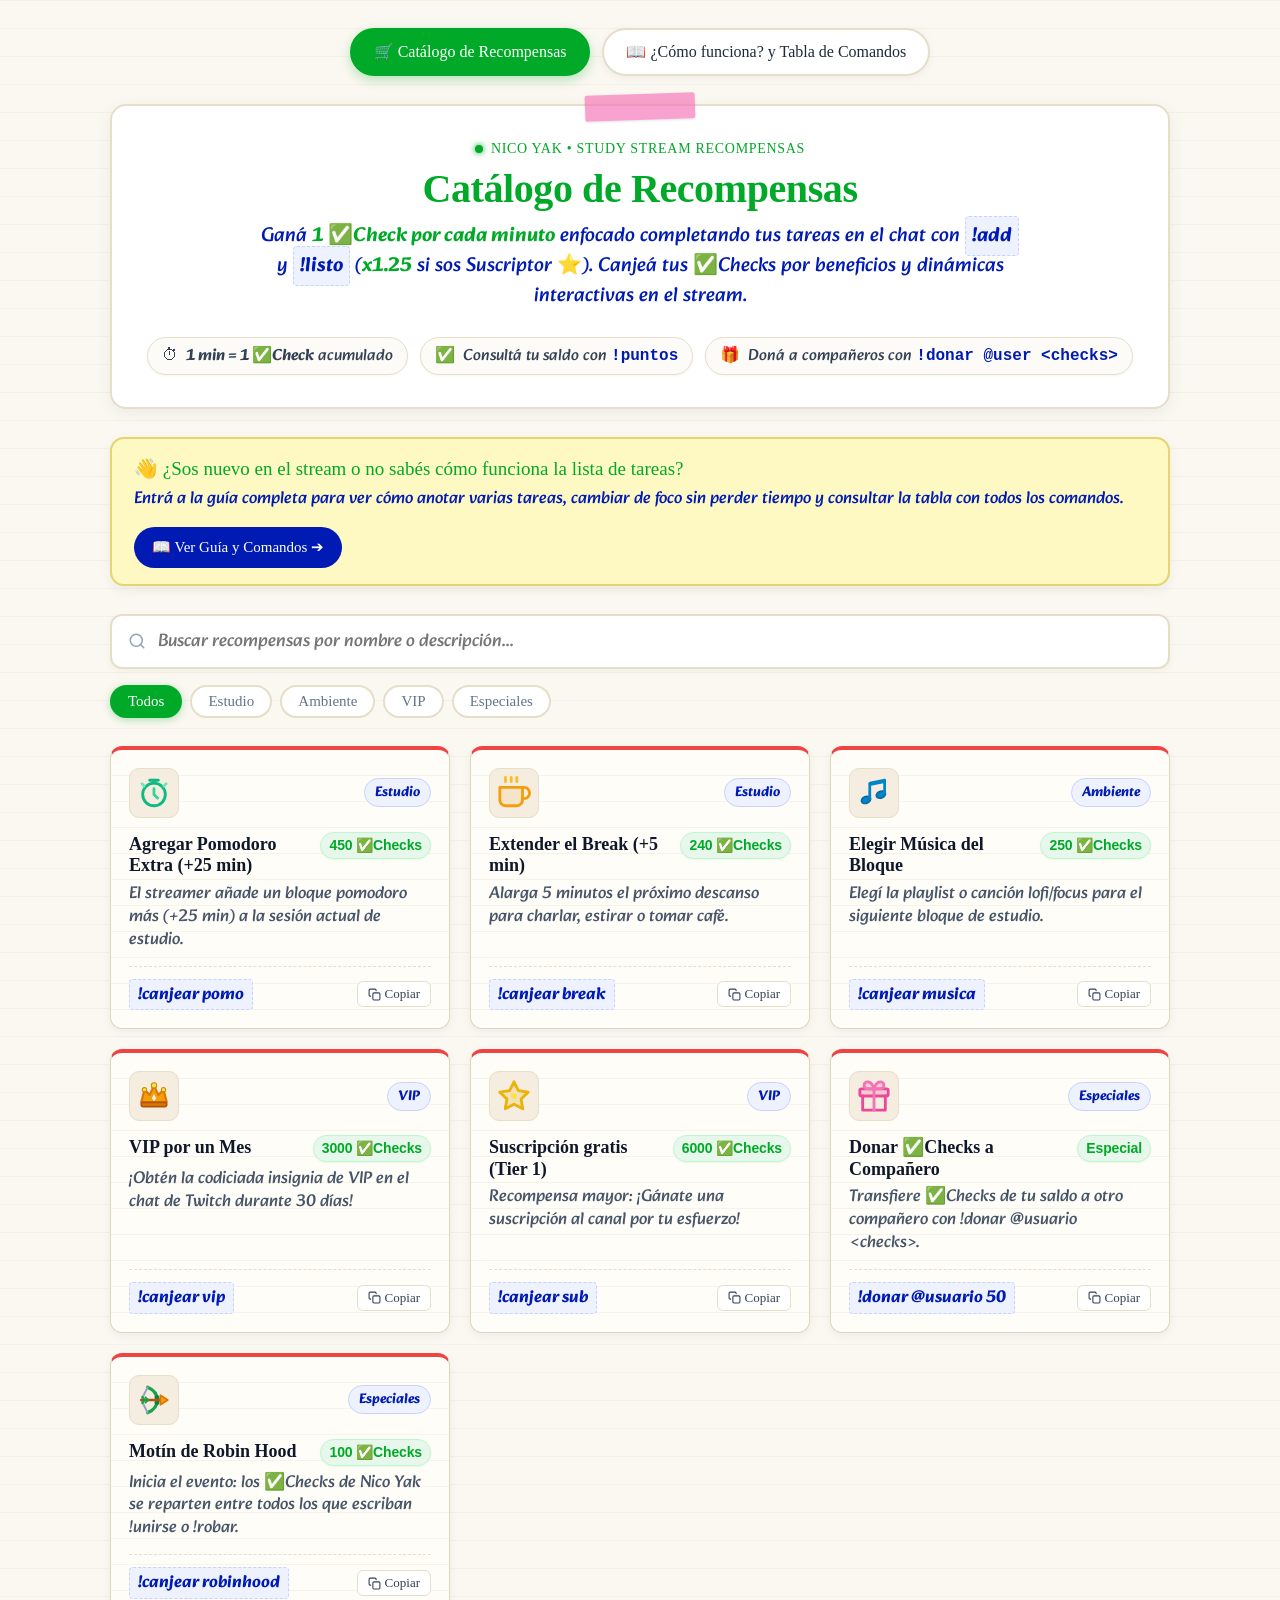
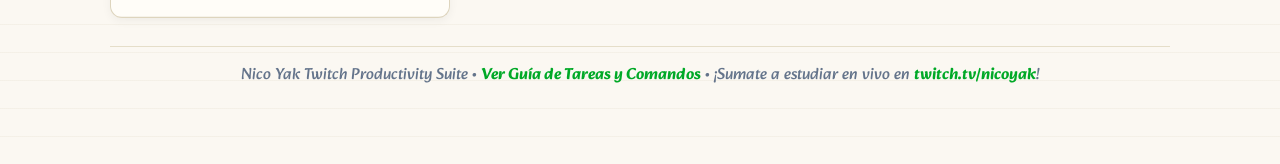
<file: index.html>
<!DOCTYPE html>
<html lang="es">
<head>
	<meta charset="UTF-8" />
	<meta http-equiv="X-UA-Compatible" content="IE=edge" />
	<meta name="viewport" content="width=device-width, initial-scale=1.0" />
	<title>Catálogo de Recompensas • Nico Yak Study Stream</title>

	<!-- Fonts -->
	<link rel="preconnect" href="https://fonts.googleapis.com" />
	<link rel="preconnect" href="https://fonts.gstatic.com" crossorigin />
	<link href="https://fonts.googleapis.com/css2?family=Alkatra:wght@400;600;700&family=Permanent+Marker&display=swap" rel="stylesheet" />

	<!-- Configs -->
	<script src="./configs.js"></script>

	<!-- Stylesheet -->
	<link rel="stylesheet" type="text/css" href="./styles/tienda.css" />
</head>
<body>
	<!-- Main Layout Container -->
	<div class="page-container">
		<!-- Top Navigation Hyperlinks -->
		<nav class="top-nav-tabs" aria-label="Navegación principal">
			<a href="./tienda.html" class="nav-tab-link active">🛒 Catálogo de Recompensas</a>
			<a href="./comandos.html" class="nav-tab-link">📖 ¿Cómo funciona? y Tabla de Comandos</a>
		</nav>

		<!-- Header / Hero Section -->
		<header class="catalog-header">
			<div class="tape-strip"></div>
			<div class="brand-pill">
				<span class="live-indicator"></span>
				<span>NICO YAK • STUDY STREAM RECOMPENSAS</span>
			</div>
			<h1 class="catalog-title">Catálogo de Recompensas</h1>
			<p class="catalog-subtitle">
				Ganá <strong>1 ✅Check por cada minuto</strong> enfocado completando tus tareas en el chat con <code>!add</code> y <code>!listo</code> (<strong>x1.25</strong> si sos Suscriptor ⭐). Canjeá tus ✅Checks por beneficios y dinámicas interactivas en el stream.
			</p>

			<!-- Quick Rules Row -->
			<div class="rules-row">
				<div class="rule-badge">
					<span class="rule-icon">⏱</span>
					<span><strong>1 min = 1 ✅Check</strong> acumulado</span>
				</div>
				<div class="rule-badge">
					<span class="rule-icon">✅</span>
					<span>Consultá tu saldo con <code>!puntos</code></span>
				</div>
				<div class="rule-badge">
					<span class="rule-icon">🎁</span>
					<span>Doná a compañeros con <code>!donar @user &lt;checks&gt;</code></span>
				</div>
			</div>
		</header>

		<!-- Newcomer Banner linking to the in-depth Guide & Commands page -->
		<aside class="guide-banner-cta">
			<div class="guide-banner-text">
				<span class="guide-banner-title">👋 ¿Sos nuevo en el stream o no sabés cómo funciona la lista de tareas?</span>
				<span class="guide-banner-desc">Entrá a la guía completa para ver cómo anotar varias tareas, cambiar de foco sin perder tiempo y consultar la tabla con todos los comandos.</span>
			</div>
			<a href="./comandos.html" class="guide-banner-btn">📖 Ver Guía y Comandos ➔</a>
		</aside>

		<!-- Filter & Search Controls -->
		<section class="controls-section">
			<div class="search-box">
				<svg class="search-icon" xmlns="http://www.w3.org/2000/svg" viewBox="0 0 24 24" width="18" height="18" fill="none" stroke="currentColor" stroke-width="2" stroke-linecap="round" stroke-linejoin="round">
					<circle cx="11" cy="11" r="8"></circle>
					<line x1="21" y1="21" x2="16.65" y2="16.65"></line>
				</svg>
				<input type="text" id="search-input" placeholder="Buscar recompensas por nombre o descripción..." aria-label="Buscar recompensas" />
			</div>

			<div class="category-filters" id="category-filters">
				<button class="filter-btn active" data-category="all">Todos</button>
				<button class="filter-btn" data-category="Estudio">Estudio</button>
				<button class="filter-btn" data-category="Ambiente">Ambiente</button>
				<button class="filter-btn" data-category="VIP">VIP</button>
				<button class="filter-btn" data-category="Especiales">Especiales</button>
			</div>
		</section>

		<!-- Rewards Cards Grid -->
		<main class="rewards-grid" id="rewards-grid">
			<!-- Rendered dynamically by scripts/tienda.js -->
		</main>

		<!-- Empty State Container -->
		<div id="empty-state" class="empty-state" style="display: none;">
			<div class="empty-icon">🔍</div>
			<p class="empty-title">No se encontraron recompensas</p>
			<p class="empty-desc">Probá con otro término de búsqueda o seleccioná otra categoría.</p>
		</div>

		<!-- Footer -->
		<footer class="catalog-footer">
			<p>Nico Yak Twitch Productivity Suite • <a href="./comandos.html">Ver Guía de Tareas y Comandos</a> • ¡Sumate a estudiar en vivo en <a href="https://twitch.tv/nicoyak" target="_blank" rel="noopener noreferrer">twitch.tv/nicoyak</a>!</p>
		</footer>
	</div>

	<!-- Toast Notification Container -->
	<div id="toast" class="toast" role="alert" aria-live="assertive">
		<span class="toast-icon">✔</span>
		<span id="toast-text" class="toast-text">Comando copiado al portapapeles</span>
	</div>

	<!-- Logic Script -->
	<script src="./scripts/tienda.js" defer></script>
</body>
</html>
</file>
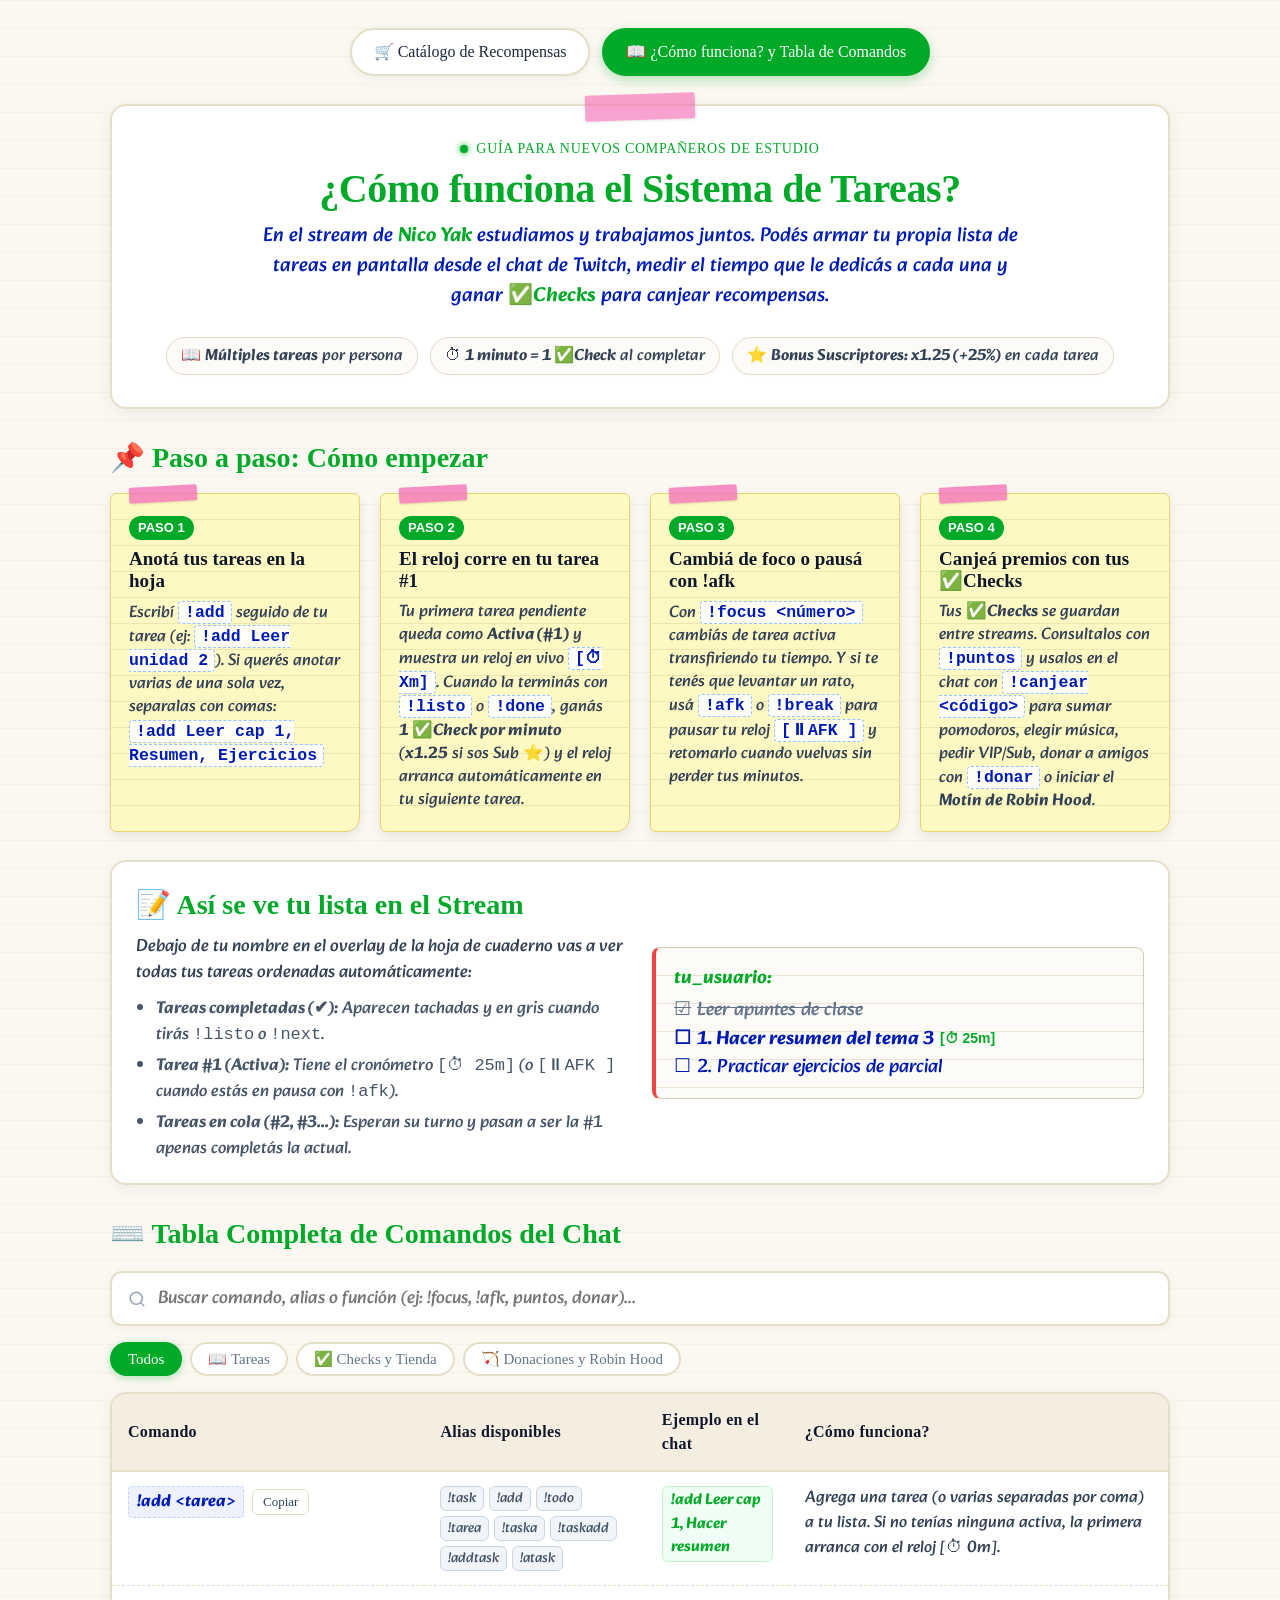
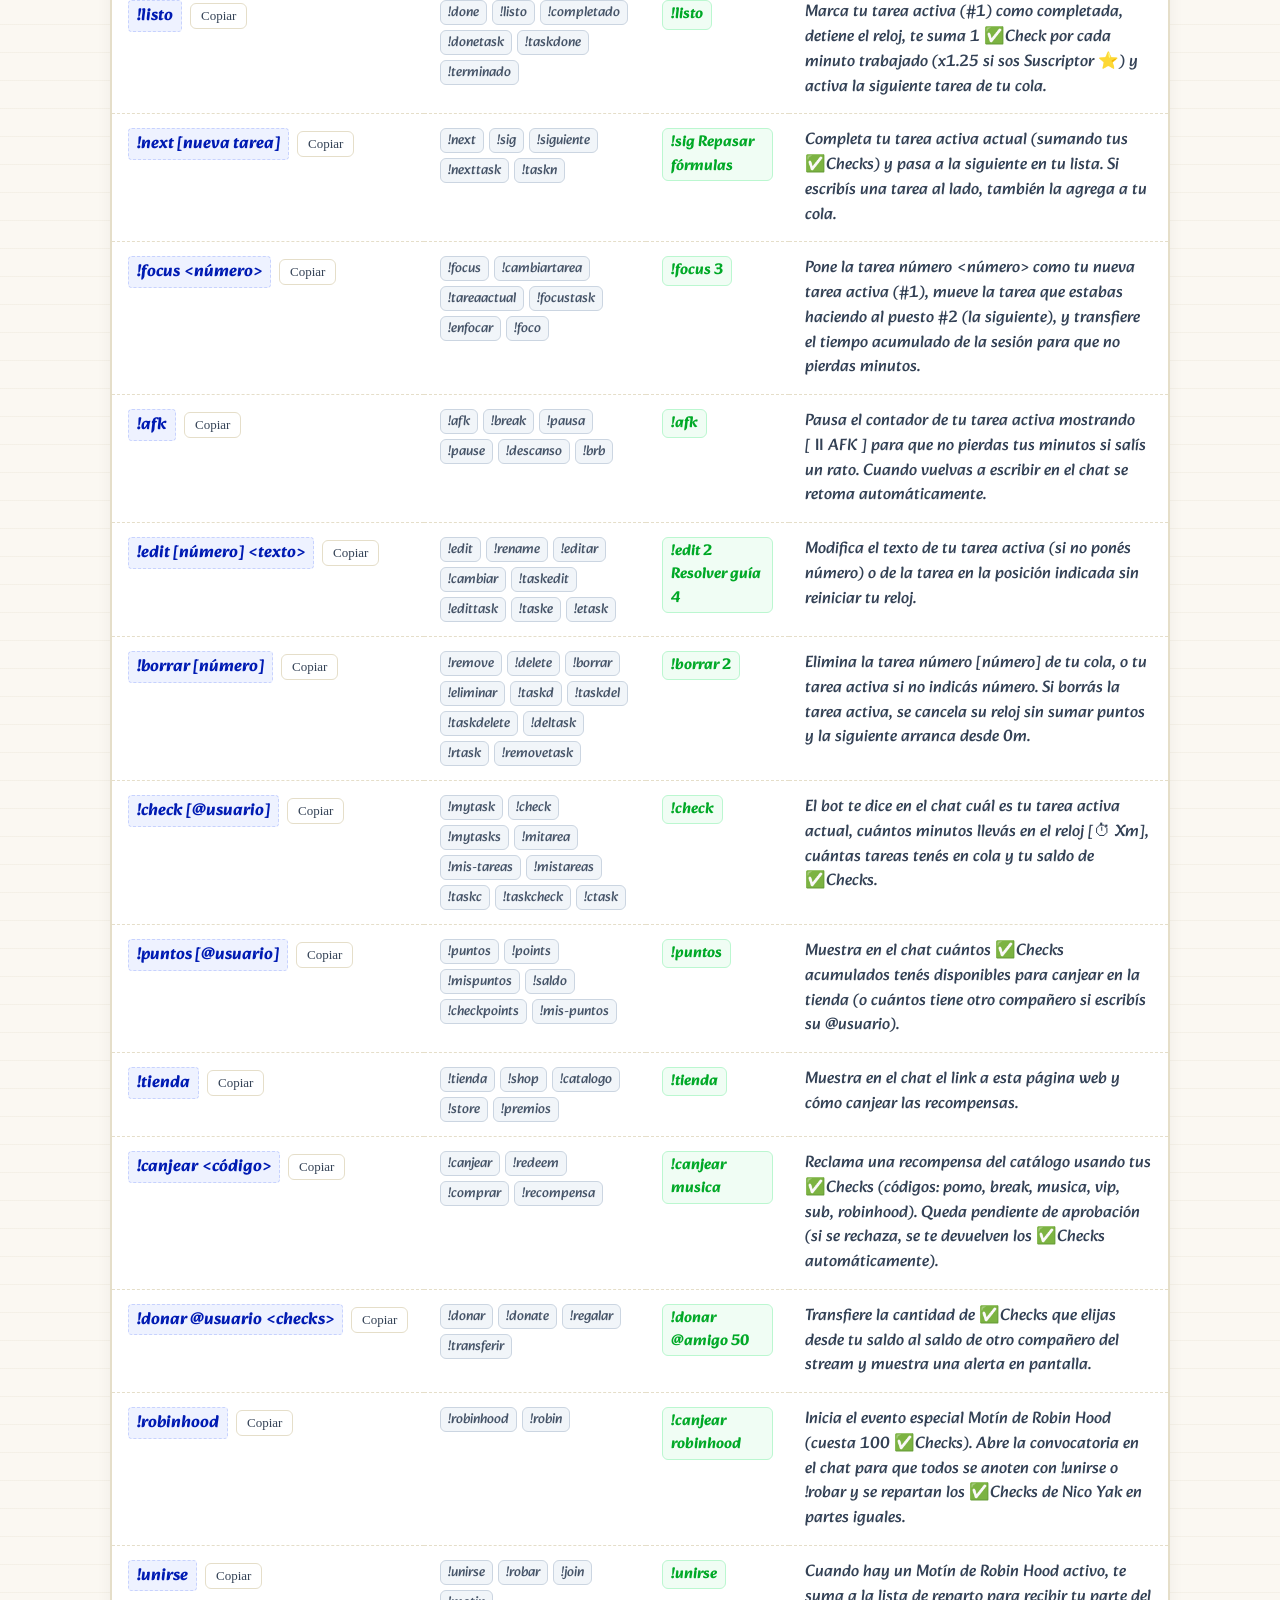
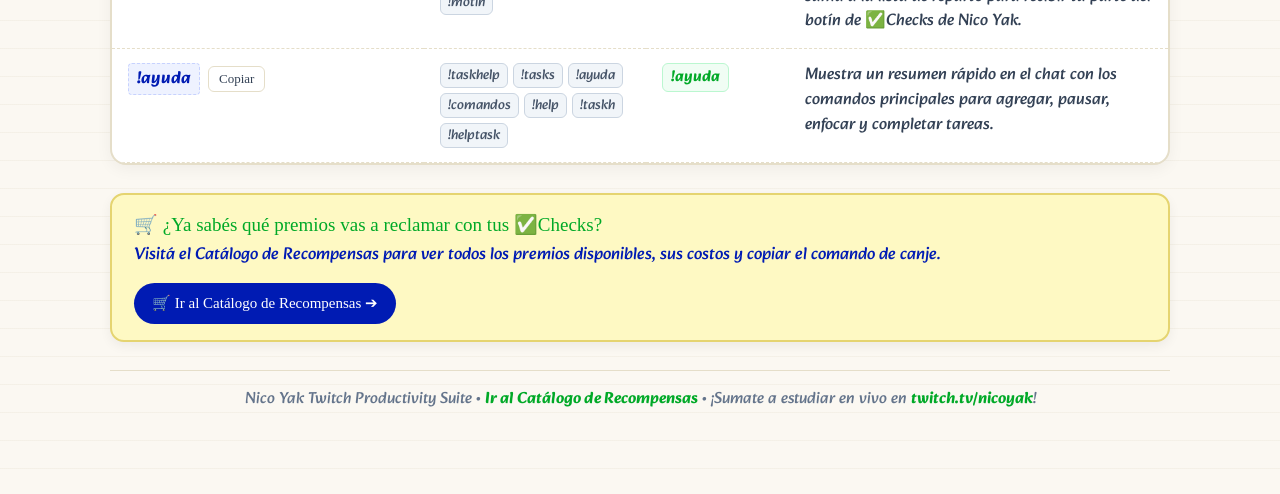
<file: comandos.html>
<!DOCTYPE html>
<html lang="es">
<head>
	<meta charset="UTF-8" />
	<meta http-equiv="X-UA-Compatible" content="IE=edge" />
	<meta name="viewport" content="width=device-width, initial-scale=1.0" />
	<title>¿Cómo funciona? y Comandos • Nico Yak Study Stream</title>

	<!-- Fonts -->
	<link rel="preconnect" href="https://fonts.googleapis.com" />
	<link rel="preconnect" href="https://fonts.gstatic.com" crossorigin />
	<link href="https://fonts.googleapis.com/css2?family=Alkatra:wght@400;600;700&family=Permanent+Marker&display=swap" rel="stylesheet" />

	<!-- Configs -->
	<script src="./configs.js"></script>

	<!-- Stylesheet -->
	<link rel="stylesheet" type="text/css" href="./styles/tienda.css" />
</head>
<body>
	<div class="page-container">
		<!-- Top Navigation Hyperlinks -->
		<nav class="top-nav-tabs" aria-label="Navegación principal">
			<a href="./tienda.html" class="nav-tab-link">🛒 Catálogo de Recompensas</a>
			<a href="./comandos.html" class="nav-tab-link active">📖 ¿Cómo funciona? y Tabla de Comandos</a>
		</nav>

		<!-- Hero Header -->
		<header class="catalog-header">
			<div class="tape-strip"></div>
			<div class="brand-pill">
				<span class="live-indicator"></span>
				<span>GUÍA PARA NUEVOS COMPAÑEROS DE ESTUDIO</span>
			</div>
			<h1 class="catalog-title">¿Cómo funciona el Sistema de Tareas?</h1>
			<p class="catalog-subtitle">
				En el stream de <strong>Nico Yak</strong> estudiamos y trabajamos juntos. Podés armar tu propia lista de tareas en pantalla desde el chat de Twitch, medir el tiempo que le dedicás a cada una y ganar <strong>✅Checks</strong> para canjear recompensas.
			</p>
			<div class="rules-row">
				<div class="rule-badge">
					<span>📖 <strong>Múltiples tareas</strong> por persona</span>
				</div>
				<div class="rule-badge">
					<span>⏱ <strong>1 minuto = 1 ✅Check</strong> al completar</span>
				</div>
				<div class="rule-badge">
					<span>⭐ <strong>Bonus Suscriptores: x1.25 (+25%)</strong> en cada tarea</span>
				</div>
			</div>
		</header>

		<!-- Step-by-Step Post-it Cards -->
		<section>
			<h2 class="section-heading">📌 Paso a paso: Cómo empezar</h2>
			<div class="steps-grid">
				<article class="step-card">
					<div class="mini-washi"></div>
					<span class="step-num-badge">PASO 1</span>
					<h3>Anotá tus tareas en la hoja</h3>
					<p>
						Escribí <code>!add</code> seguido de tu tarea (ej: <code>!add Leer unidad 2</code>). Si querés anotar varias de una sola vez, separalas con comas:<br />
						<code>!add Leer cap 1, Resumen, Ejercicios</code>
					</p>
				</article>

				<article class="step-card">
					<div class="mini-washi"></div>
					<span class="step-num-badge">PASO 2</span>
					<h3>El reloj corre en tu tarea #1</h3>
					<p>
						Tu primera tarea pendiente queda como <strong>Activa (#1)</strong> y muestra un reloj en vivo <code>[⏱ Xm]</code>. Cuando la terminás con <code>!listo</code> o <code>!done</code>, ganás <strong>1 ✅Check por minuto</strong> (<strong>x1.25</strong> si sos Sub ⭐) y el reloj arranca automáticamente en tu siguiente tarea.
					</p>
				</article>

				<article class="step-card">
					<div class="mini-washi"></div>
					<span class="step-num-badge">PASO 3</span>
					<h3>Cambiá de foco o pausá con !afk</h3>
					<p>
						Con <code>!focus &lt;número&gt;</code> cambiás de tarea activa transfiriendo tu tiempo. Y si te tenés que levantar un rato, usá <code>!afk</code> o <code>!break</code> para pausar tu reloj <code>[⏸AFK ]</code> y retomarlo cuando vuelvas sin perder tus minutos.
					</p>
				</article>

				<article class="step-card">
					<div class="mini-washi"></div>
					<span class="step-num-badge">PASO 4</span>
					<h3>Canjeá premios con tus ✅Checks</h3>
					<p>
						Tus <strong>✅Checks</strong> se guardan entre streams. Consultalos con <code>!puntos</code> y usalos en el chat con <code>!canjear &lt;código&gt;</code> para sumar pomodoros, elegir música, pedir VIP/Sub, donar a amigos con <code>!donar</code> o iniciar el <strong>Motín de Robin Hood</strong>.
					</p>
				</article>
			</div>
		</section>

		<!-- Visual Example of the Stream Notebook -->
		<section class="preview-box">
			<div>
				<h2 class="section-heading" style="margin-bottom: 8px;">📝 Así se ve tu lista en el Stream</h2>
				<p style="font-size: 17.5px; color: #334155; margin-bottom: 10px;">
					Debajo de tu nombre en el overlay de la hoja de cuaderno vas a ver todas tus tareas ordenadas automáticamente:
				</p>
				<ul style="padding-left: 20px; font-size: 17px; color: #475569; display: flex; flex-direction: column; gap: 6px;">
					<li><strong>Tareas completadas (✔):</strong> Aparecen tachadas y en gris cuando tirás <code>!listo</code> o <code>!next</code>.</li>
					<li><strong>Tarea #1 (Activa):</strong> Tiene el cronómetro <code>[⏱ 25m]</code> (o <code>[⏸AFK ]</code> cuando estás en pausa con <code>!afk</code>).</li>
					<li><strong>Tareas en cola (#2, #3...):</strong> Esperan su turno y pasan a ser la #1 apenas completás la actual.</li>
				</ul>
			</div>
			<div class="notebook-demo" aria-label="Ejemplo visual de la lista de tareas">
				<div class="demo-user">tu_usuario:</div>
				<div class="demo-task-done"><span>☑</span> <span>Leer apuntes de clase</span></div>
				<div class="demo-task-active">
					<span>☐</span>
					<span>1. Hacer resumen del tema 3</span>
					<span class="demo-timer">[⏱ 25m]</span>
				</div>
				<div class="demo-task-queued"><span>☐</span> <span>2. Practicar ejercicios de parcial</span></div>
			</div>
		</section>

		<!-- Full Commands Table Section -->
		<section class="controls-section">
			<h2 class="section-heading" style="margin-bottom: 0;">⌨️ Tabla Completa de Comandos del Chat</h2>

			<div class="search-box">
				<svg class="search-icon" xmlns="http://www.w3.org/2000/svg" viewBox="0 0 24 24" width="18" height="18" fill="none" stroke="currentColor" stroke-width="2" stroke-linecap="round" stroke-linejoin="round">
					<circle cx="11" cy="11" r="8"></circle>
					<line x1="21" y1="21" x2="16.65" y2="16.65"></line>
				</svg>
				<input type="text" id="cmd-search-input" placeholder="Buscar comando, alias o función (ej: !focus, !afk, puntos, donar)..." aria-label="Buscar comandos" />
			</div>

			<div class="category-filters" id="cmd-category-filters">
				<button class="filter-btn active" data-category="all">Todos</button>
				<button class="filter-btn" data-category="Tareas">📖 Tareas</button>
				<button class="filter-btn" data-category="Checks">✅ Checks y Tienda</button>
				<button class="filter-btn" data-category="Eventos">🏹 Donaciones y Robin Hood</button>
			</div>

			<div class="commands-table-wrapper">
				<table class="commands-table">
					<thead>
						<tr>
							<th>Comando</th>
							<th>Alias disponibles</th>
							<th>Ejemplo en el chat</th>
							<th>¿Cómo funciona?</th>
						</tr>
					</thead>
					<tbody id="commands-tbody">
						<!-- Populated dynamically by scripts/comandos.js -->
					</tbody>
				</table>
			</div>
		</section>

		<!-- Bottom Banner back to Rewards Store -->
		<aside class="guide-banner-cta">
			<div class="guide-banner-text">
				<span class="guide-banner-title">🛒 ¿Ya sabés qué premios vas a reclamar con tus ✅Checks?</span>
				<span class="guide-banner-desc">Visitá el Catálogo de Recompensas para ver todos los premios disponibles, sus costos y copiar el comando de canje.</span>
			</div>
			<a href="./tienda.html" class="guide-banner-btn">🛒 Ir al Catálogo de Recompensas ➔</a>
		</aside>

		<!-- Footer -->
		<footer class="catalog-footer">
			<p>Nico Yak Twitch Productivity Suite • <a href="./tienda.html">Ir al Catálogo de Recompensas</a> • ¡Sumate a estudiar en vivo en <a href="https://twitch.tv/nicoyak" target="_blank" rel="noopener noreferrer">twitch.tv/nicoyak</a>!</p>
		</footer>
	</div>

	<!-- Toast Notification Container -->
	<div id="toast" class="toast" role="alert" aria-live="assertive">
		<span class="toast-icon">✔</span>
		<span id="toast-text" class="toast-text">Comando copiado al portapapeles</span>
	</div>

	<!-- Logic Script -->
	<script src="./scripts/comandos.js" defer></script>
</body>
</html>
</file>
<file: styles/tienda.css>
/* Catálogo Web de Recompensas y Guía de Comandos - Tienda & Comandos
   Estilo Study Notebook / Papelería Co-working
   Matching Nico Yak's stream notebook aesthetic */

:root {
	--bg-page: #fbf8f2;
	--bg-paper: #ffffff;
	--bg-card: #fffdf8;
	--bg-card-hover: #ffffff;
	--postit-yellow: #fef9c3;

	--border-paper: #e5dec9;
	--border-card: #ded5be;

	--text-main: #1e293b;
	--text-muted: #64748b;
	--color-green: #00A927;
	--color-blue: #001BB3;

	--font-marker: 'Permanent Marker', cursive;
	--font-body: 'Alkatra', cursive;
	--font-numbers: -apple-system, BlinkMacSystemFont, "Segoe UI", Roboto, Helvetica, Arial, sans-serif;

	--radius-card: 12px;
	--radius-pill: 9999px;
}

*, *::before, *::after {
	box-sizing: border-box;
	margin: 0;
	padding: 0;
}

body {
	background-color: var(--bg-page);
	background-image: 
		linear-gradient(rgba(226, 218, 201, 0.25) 1px, transparent 1px);
	background-size: 100% 28px;
	color: var(--text-main);
	font-family: var(--font-body);
	line-height: 1.5;
	min-height: 100vh;
	-webkit-font-smoothing: antialiased;
}

.page-container {
	max-width: 1100px;
	margin: 0 auto;
	padding: 28px 20px 60px;
	display: flex;
	flex-direction: column;
	gap: 28px;
}

/* Top Navigation Bar (Hyperlinks between Tienda and Guía de Comandos) */
.top-nav-tabs {
	display: flex;
	flex-wrap: wrap;
	align-items: center;
	justify-content: center;
	gap: 12px;
}

.nav-tab-link {
	display: inline-flex;
	align-items: center;
	gap: 8px;
	padding: 10px 22px;
	border-radius: var(--radius-pill);
	background: var(--bg-paper);
	border: 2px solid var(--border-paper);
	color: var(--text-main);
	font-family: var(--font-marker);
	font-size: 16px;
	text-decoration: none;
	box-shadow: 0 2px 8px rgba(0, 0, 0, 0.05);
	transition: all 0.2s ease;
}

.nav-tab-link:hover {
	border-color: var(--color-green);
	color: var(--color-green);
	transform: translateY(-2px);
}

.nav-tab-link.active {
	background: var(--color-green);
	border-color: var(--color-green);
	color: #ffffff;
	box-shadow: 0 4px 12px rgba(0, 169, 39, 0.28);
}

/* Newcomer CTA Banner */
.guide-banner-cta {
	display: flex;
	flex-wrap: wrap;
	align-items: center;
	justify-content: space-between;
	gap: 16px;
	background: var(--postit-yellow);
	border: 2px solid #e5d470;
	border-radius: 14px;
	padding: 16px 22px;
	box-shadow: 0 4px 12px rgba(0, 0, 0, 0.06);
}

.guide-banner-text {
	display: flex;
	flex-direction: column;
	gap: 2px;
}

.guide-banner-title {
	font-family: var(--font-marker);
	font-size: 19px;
	color: var(--color-green);
}

.guide-banner-desc {
	font-size: 17px;
	color: var(--color-blue);
}

.guide-banner-btn {
	display: inline-flex;
	align-items: center;
	gap: 8px;
	background: var(--color-blue);
	color: #ffffff;
	font-family: var(--font-marker);
	font-size: 15px;
	padding: 9px 18px;
	border-radius: var(--radius-pill);
	text-decoration: none;
	transition: transform 0.2s ease, background 0.2s ease;
	white-space: nowrap;
}

.guide-banner-btn:hover {
	background: var(--color-green);
	transform: translateY(-2px);
}

/* Header Section */
.catalog-header {
	display: flex;
	flex-direction: column;
	align-items: center;
	text-align: center;
	background: var(--bg-paper);
	border: 2px solid var(--border-paper);
	border-radius: 16px;
	padding: 32px 24px;
	box-shadow: 0 4px 16px rgba(0, 0, 0, 0.06);
	position: relative;
}

.tape-strip {
	position: absolute;
	top: -12px;
	width: 110px;
	height: 26px;
	background: rgba(244, 114, 182, 0.65);
	border-radius: 2px;
	transform: rotate(-2deg);
	box-shadow: 0 1px 3px rgba(0, 0, 0, 0.1);
}

.brand-pill {
	display: inline-flex;
	align-items: center;
	gap: 8px;
	font-family: var(--font-marker);
	font-size: 14px;
	color: var(--color-green);
	margin-bottom: 8px;
	letter-spacing: 0.05em;
}

.live-indicator {
	width: 8px;
	height: 8px;
	border-radius: 50%;
	background-color: var(--color-green);
	box-shadow: 0 0 6px var(--color-green);
}

.catalog-title {
	font-family: var(--font-marker);
	font-size: 40px;
	color: var(--color-green);
	letter-spacing: -0.01em;
	margin-bottom: 10px;
	line-height: 1.1;
}

.catalog-subtitle {
	font-size: 20px;
	color: var(--color-blue);
	max-width: 760px;
	margin-bottom: 20px;
}

.catalog-subtitle strong {
	color: var(--color-green);
	font-family: inherit;
	font-weight: 700;
	font-size: 20px;
}

.catalog-subtitle code {
	background: #eef2ff;
	color: var(--color-blue);
	padding: 2px 6px;
	border-radius: 4px;
	font-family: var(--font-body);
	font-weight: 700;
	border: 1px dashed #c7d2fe;
}

.rules-row {
	display: flex;
	flex-wrap: wrap;
	justify-content: center;
	gap: 12px;
	margin-top: 6px;
}

.rule-badge {
	display: inline-flex;
	align-items: center;
	gap: 8px;
	background: #fdfbf7;
	border: 1px solid var(--border-paper);
	padding: 6px 14px;
	border-radius: var(--radius-pill);
	font-size: 16px;
	color: #334155;
	box-shadow: 0 1px 3px rgba(0,0,0,0.04);
}

.rule-badge code {
	color: var(--color-blue);
	font-weight: 700;
}

/* Controls: Search & Category Tabs */
.controls-section {
	display: flex;
	flex-direction: column;
	gap: 16px;
}

.search-box {
	display: flex;
	align-items: center;
	gap: 12px;
	background: var(--bg-paper);
	border: 2px solid var(--border-paper);
	border-radius: 12px;
	padding: 10px 16px;
	box-shadow: 0 2px 8px rgba(0, 0, 0, 0.04);
}

.search-icon {
	color: #94a3b8;
}

.search-box input {
	flex: 1;
	border: none;
	background: transparent;
	font-family: var(--font-body);
	font-size: 18px;
	color: var(--text-main);
	outline: none;
}

.category-filters {
	display: flex;
	flex-wrap: wrap;
	gap: 8px;
}

.filter-btn {
	background: var(--bg-paper);
	border: 2px solid var(--border-paper);
	color: var(--text-muted);
	font-family: var(--font-marker);
	font-size: 15px;
	padding: 6px 16px;
	border-radius: var(--radius-pill);
	cursor: pointer;
	transition: all 0.2s ease;
}

.filter-btn:hover {
	border-color: var(--color-green);
	color: var(--color-green);
}

.filter-btn.active {
	background: var(--color-green);
	border-color: var(--color-green);
	color: #ffffff;
	box-shadow: 0 2px 8px rgba(0, 169, 39, 0.3);
}

/* Rewards Grid */
.rewards-grid {
	display: grid;
	grid-template-columns: repeat(auto-fill, minmax(320px, 1fr));
	gap: 20px;
}

.reward-card {
	background: var(--bg-card);
	border: 1.5px solid var(--border-card);
	border-top: 4px solid #ef4444;
	border-radius: var(--radius-card);
	padding: 18px;
	display: flex;
	flex-direction: column;
	gap: 14px;
	box-shadow: 0 3px 10px rgba(0, 0, 0, 0.05);
	transition: transform 0.2s ease, box-shadow 0.2s ease, border-color 0.2s ease;
	position: relative;
	background-image: repeating-linear-gradient(
		transparent,
		transparent 25px,
		rgba(226, 218, 201, 0.3) 25px,
		rgba(226, 218, 201, 0.3) 26px
	);
}

.reward-card:hover {
	transform: translateY(-3px);
	box-shadow: 0 6px 18px rgba(0, 0, 0, 0.09);
	border-color: var(--color-green);
	border-top-color: #ef4444;
}

.card-top-row {
	display: flex;
	align-items: center;
	justify-content: space-between;
}

.reward-icon-box {
	width: 50px;
	height: 50px;
	background: #f4ede0;
	border: 1px solid var(--border-paper);
	border-radius: 10px;
	display: flex;
	align-items: center;
	justify-content: center;
}

.reward-icon-box img {
	width: 34px;
	height: 34px;
	object-fit: contain;
}

.category-tag {
	font-family: var(--font-body);
	font-weight: 700;
	font-size: 14px;
	padding: 3px 10px;
	border-radius: var(--radius-pill);
	background: #eef2ff;
	color: var(--color-blue);
	border: 1px solid #c7d2fe;
}

.card-title-row {
	display: flex;
	align-items: baseline;
	justify-content: space-between;
	gap: 8px;
	margin-bottom: 6px;
}

.card-title {
	font-family: var(--font-marker);
	font-size: 18px;
	color: #0f172a;
	line-height: 1.2;
}

.card-cost {
	font-family: var(--font-numbers);
	font-weight: 800;
	font-size: 14px;
	color: var(--color-green);
	background: #e8f7ec;
	border: 1px solid #bbf7d0;
	padding: 2px 8px;
	border-radius: var(--radius-pill);
	white-space: nowrap;
	letter-spacing: -0.01em;
	box-shadow: 0 1px 2px rgba(0, 169, 39, 0.08);
}

.card-desc {
	font-size: 17px;
	color: #475569;
	line-height: 1.35;
	margin-top: 4px;
}

.card-footer {
	margin-top: auto;
	display: flex;
	align-items: center;
	justify-content: space-between;
	padding-top: 12px;
	border-top: 1px dashed var(--border-paper);
}

.command-code {
	font-family: var(--font-body);
	font-weight: 700;
	font-size: 17px;
	color: var(--color-blue);
	background: #eef2ff;
	padding: 2px 8px;
	border-radius: 4px;
	border: 1px dashed #c7d2fe;
}

.copy-btn {
	background: #ffffff;
	border: 1px solid var(--border-paper);
	color: #334155;
	font-family: var(--font-marker);
	font-size: 13px;
	padding: 4px 10px;
	border-radius: 6px;
	cursor: pointer;
	display: flex;
	align-items: center;
	gap: 4px;
	transition: all 0.2s ease;
}

.copy-btn:hover {
	border-color: var(--color-green);
	color: var(--color-green);
	background: #f0fdf4;
}

.copy-btn.copied {
	background: var(--color-green);
	color: #ffffff;
	border-color: var(--color-green);
}

/* ==========================================================================
   HOW IT WORKS / COMMANDS GUIDE PAGE STYLES (comandos.html)
   ========================================================================== */
.section-heading {
	font-family: var(--font-marker);
	font-size: 28px;
	color: var(--color-green);
	margin-bottom: 14px;
	display: flex;
	align-items: center;
	gap: 10px;
}

.steps-grid {
	display: grid;
	grid-template-columns: repeat(auto-fit, minmax(245px, 1fr));
	gap: 20px;
}

.step-card {
	position: relative;
	background: var(--postit-yellow);
	border: 1.5px solid #e5d470;
	border-radius: 6px 6px 14px 6px;
	padding: 22px 18px 18px;
	box-shadow: 0 4px 12px rgba(0, 0, 0, 0.08);
	background-image: repeating-linear-gradient(
		transparent,
		transparent 25px,
		rgba(180, 165, 110, 0.22) 25px,
		rgba(180, 165, 110, 0.22) 26px
	);
}

.step-card .mini-washi {
	position: absolute;
	top: -8px;
	left: 18px;
	width: 68px;
	height: 16px;
	background: rgba(244, 114, 182, 0.78);
	transform: rotate(-3deg);
	border-radius: 2px;
	box-shadow: 0 1px 2px rgba(0, 0, 0, 0.12);
}

.step-num-badge {
	display: inline-block;
	font-family: var(--font-numbers);
	font-weight: 800;
	font-size: 13px;
	background: var(--color-green);
	color: #ffffff;
	padding: 2px 9px;
	border-radius: var(--radius-pill);
	margin-bottom: 8px;
}

.step-card h3 {
	font-family: var(--font-marker);
	font-size: 19px;
	color: #0f172a;
	margin-bottom: 8px;
	line-height: 1.2;
}

.step-card p {
	font-size: 16.5px;
	color: #334155;
	line-height: 1.4;
}

.step-card code {
	background: rgba(255, 255, 255, 0.85);
	color: var(--color-blue);
	padding: 1px 6px;
	border-radius: 4px;
	font-weight: 700;
	border: 1px dashed #93c5fd;
}

/* Visual Stream Preview Box */
.preview-box {
	background: var(--bg-paper);
	border: 2px solid var(--border-paper);
	border-radius: 16px;
	padding: 22px 24px;
	box-shadow: 0 4px 14px rgba(0, 0, 0, 0.05);
	display: grid;
	grid-template-columns: repeat(auto-fit, minmax(280px, 1fr));
	gap: 24px;
	align-items: center;
}

.notebook-demo {
	background: #fdfbf7;
	border: 1.5px solid #d6cbb5;
	border-left: 4px solid #ef4444;
	border-radius: 8px;
	padding: 16px 18px;
	background-image: repeating-linear-gradient(
		transparent,
		transparent 27px,
		rgba(180, 165, 110, 0.25) 27px,
		rgba(180, 165, 110, 0.25) 28px
	);
	font-size: 19px;
}

.demo-user {
	color: var(--color-green);
	font-weight: 700;
	margin-bottom: 4px;
}

.demo-task-done {
	color: #64748b;
	text-decoration: line-through;
	display: flex;
	align-items: center;
	gap: 6px;
}

.demo-task-active {
	color: var(--color-blue);
	font-weight: 700;
	display: flex;
	align-items: center;
	gap: 6px;
}

.demo-timer {
	font-family: var(--font-numbers);
	font-weight: 800;
	font-size: 14px;
	color: var(--color-green);
}

.demo-task-queued {
	color: var(--color-blue);
	display: flex;
	align-items: center;
	gap: 6px;
}

/* Commands Table */
.commands-table-wrapper {
	background: var(--bg-paper);
	border: 2px solid var(--border-paper);
	border-radius: 16px;
	overflow-x: auto;
	box-shadow: 0 4px 16px rgba(0, 0, 0, 0.05);
}

.commands-table {
	width: 100%;
	border-collapse: collapse;
	text-align: left;
	min-width: 680px;
}

.commands-table thead {
	background: #f4ede0;
	border-bottom: 2px solid var(--border-paper);
}

.commands-table th {
	font-family: var(--font-marker);
	font-size: 16px;
	color: #0f172a;
	padding: 14px 16px;
	letter-spacing: 0.02em;
}

.commands-table td {
	padding: 14px 16px;
	border-bottom: 1px dashed var(--border-paper);
	vertical-align: top;
	font-size: 16.5px;
	color: #334155;
}

.commands-table tbody tr:hover {
	background: #fffdf7;
}

.cmd-main-cell {
	display: flex;
	align-items: center;
	gap: 8px;
	white-space: nowrap;
}

.alias-list {
	display: flex;
	flex-wrap: wrap;
	gap: 5px;
}

.alias-pill {
	font-family: var(--font-body);
	font-size: 14px;
	color: #475569;
	background: #f1f5f9;
	border: 1px solid #cbd5e1;
	padding: 1px 7px;
	border-radius: 6px;
}

.example-code {
	display: inline-block;
	font-family: var(--font-body);
	font-weight: 700;
	font-size: 15.5px;
	color: var(--color-green);
	background: #f0fdf4;
	border: 1px solid #bbf7d0;
	padding: 2px 8px;
	border-radius: 6px;
}

/* Empty State */
.empty-state {
	background: var(--bg-paper);
	border: 2px dashed var(--border-paper);
	border-radius: 16px;
	padding: 48px;
	display: flex;
	flex-direction: column;
	align-items: center;
	text-align: center;
	gap: 8px;
}

.empty-icon {
	font-size: 36px;
}

.empty-title {
	font-family: var(--font-marker);
	font-size: 22px;
	color: var(--text-main);
}

.empty-desc {
	font-size: 17px;
	color: var(--text-muted);
}

/* Footer */
.catalog-footer {
	text-align: center;
	font-size: 16px;
	color: var(--text-muted);
	padding: 16px 0;
	border-top: 1px solid var(--border-paper);
}

.catalog-footer a {
	color: var(--color-green);
	text-decoration: none;
	font-weight: bold;
}

.catalog-footer a:hover {
	text-decoration: underline;
}

/* Toast Notification */
.toast {
	position: fixed;
	bottom: 24px;
	right: 24px;
	background: #1e293b;
	color: #f8fafc;
	padding: 10px 18px;
	border-radius: 8px;
	display: flex;
	align-items: center;
	gap: 8px;
	font-family: var(--font-body);
	font-size: 16px;
	box-shadow: 0 6px 20px rgba(0, 0, 0, 0.25);
	opacity: 0;
	transform: translateY(10px);
	transition: opacity 0.25s ease, transform 0.25s ease;
	pointer-events: none;
	z-index: 1000;
}

.toast.show {
	opacity: 1;
	transform: translateY(0);
}

.toast-icon {
	color: var(--color-green);
	font-weight: bold;
}
</file>
